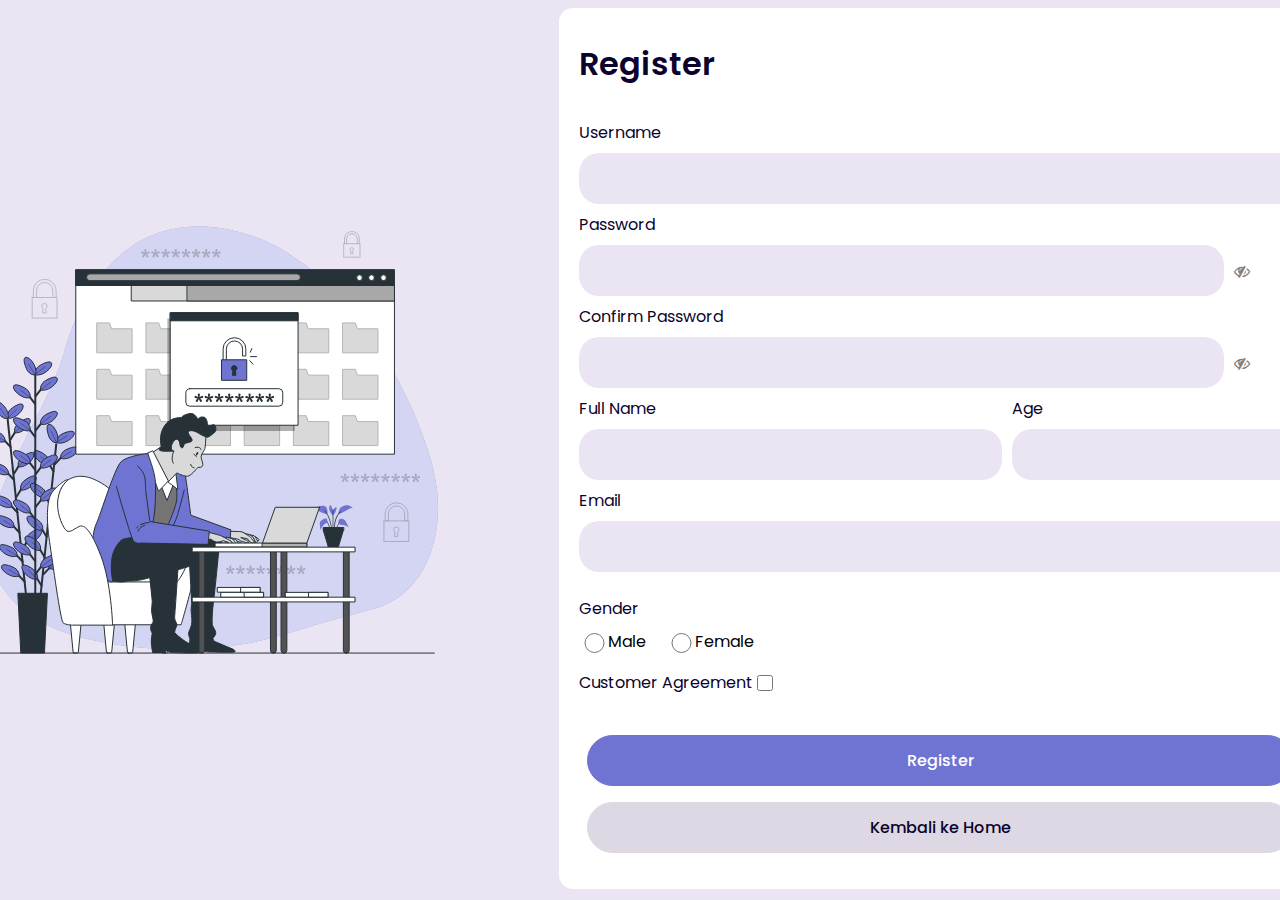
<file: register.html>
<!DOCTYPE html>
<html lang="en">
<head>
    <meta charset="UTF-8">
    <meta http-equiv="X-UA-Compatible" content="IE=edge">
    <meta name="viewport" content="width=device-width, initial-scale=1.0">
    <link rel="stylesheet" href="style.css">
    <link rel="preconnect" href="https://fonts.gstatic.com">
    <link href="https://fonts.googleapis.com/css2?family=Poppins:ital,wght@0,100;0,200;0,300;0,400;0,500;0,600;0,700;0,800;0,900;1,100;1,200;1,300;1,400;1,500;1,600;1,700;1,800;1,900&display=swap" rel="stylesheet">
    <link href='https://unpkg.com/boxicons@2.0.7/css/boxicons.min.css' rel='stylesheet'>
    <link rel="stylesheet" href="https://cdnjs.cloudflare.com/ajax/libs/font-awesome/4.7.0/css/font-awesome.min.css">
    <script src="https://cdnjs.cloudflare.com/ajax/libs/jquery/3.5.1/jquery.min.js"></script>
    <script src="regis.js"></script>
    <title>Store Del Luna | Register</title>
</head>
<body class="bg-body-register">
        <div class="register-container">
            
            <img class="img-register" src="assets/register.svg" alt="illustration">
            <div class="form-container">
                <p class="h2">Register</p>
                <form class="form" action="#" id="form" onSubmit="return(validasi());">
                    <div class="form-group">
                        <label class="form-label" for="username">Username</label>
                        <input id="username" name="username" class="form-text" type="text">
                    </div>
                    
                        <div class="form-group">
                            <label class="form-label" for="password">Password</label>
                            <div class="password-input">
                                <input id="password" name="password" class="form-text" type="password">
                                <a href="#" class="fa fa-eye-slash icon eye-icon" id="close-eyes" onclick="show_password()"></a>
                            </div>
                            
                        </div>
                    
                    
                    <div class="form-group">
                        <label class="form-label" for="confirm-password">Confirm Password</label>
                        <div class="password-input">
                            <input id="confirm-password" name="confirm-password" class="form-text" type="password">
                            <a href="#" class="fa fa-eye-slash icon eye-icon" id="close-eyes2" onclick="show_passwordB()"></a>
                        </div>
                        
                    </div>
                    <div class="form-dual">
                        <div class="form-group">
                            <label class="form-label" for="full-name">Full Name</label>
                            <input id="full-name" name="full-name" class="form-text" type="text">
                        </div>
                        <div class="form-group age">
                            <label class="form-label" for="age">Age</label>
                            <input id="age" name="age" class="form-text" type="number">
                        </div>
                    </div>
                    
                    <div class="form-group">
                        <label class="form-label" for="email">Email</label>
                        <input id="email" name="email" class="form-text" type="text">
                    </div>
                    <div class="form-group">
                        <p class="form-label" for="email">Gender</p>
                        <div class="radio-group">
                            <div class="radio">
                                <input type="radio" name="genders" id="genders" ></input>
                                <label for="">Male</label>
                            </div>
                            <div class="radio">
                                <input type="radio" name="genders" id="genders"></input>
                                <label for="">Female</label>
                            </div>
                        </div>
                    </div>
                    <div class="agreement">
                        <label class="form-label" for="customer-agreement">Customer Agreement</label>
                        <input id="customer-agreement" name="customer-agreement" class="form-checkbox" type="checkbox">
                    </div>
                    <div class="form-button">
                        <button id="register-btn" type="submit" class="button-primary register-button">Register</button>
                        <a href="index.html" class="button-secondary register-button">Kembali ke Home</a>
                    </div>
                </form>
            </div>
        </div>
            
</body>
</html>
</file>
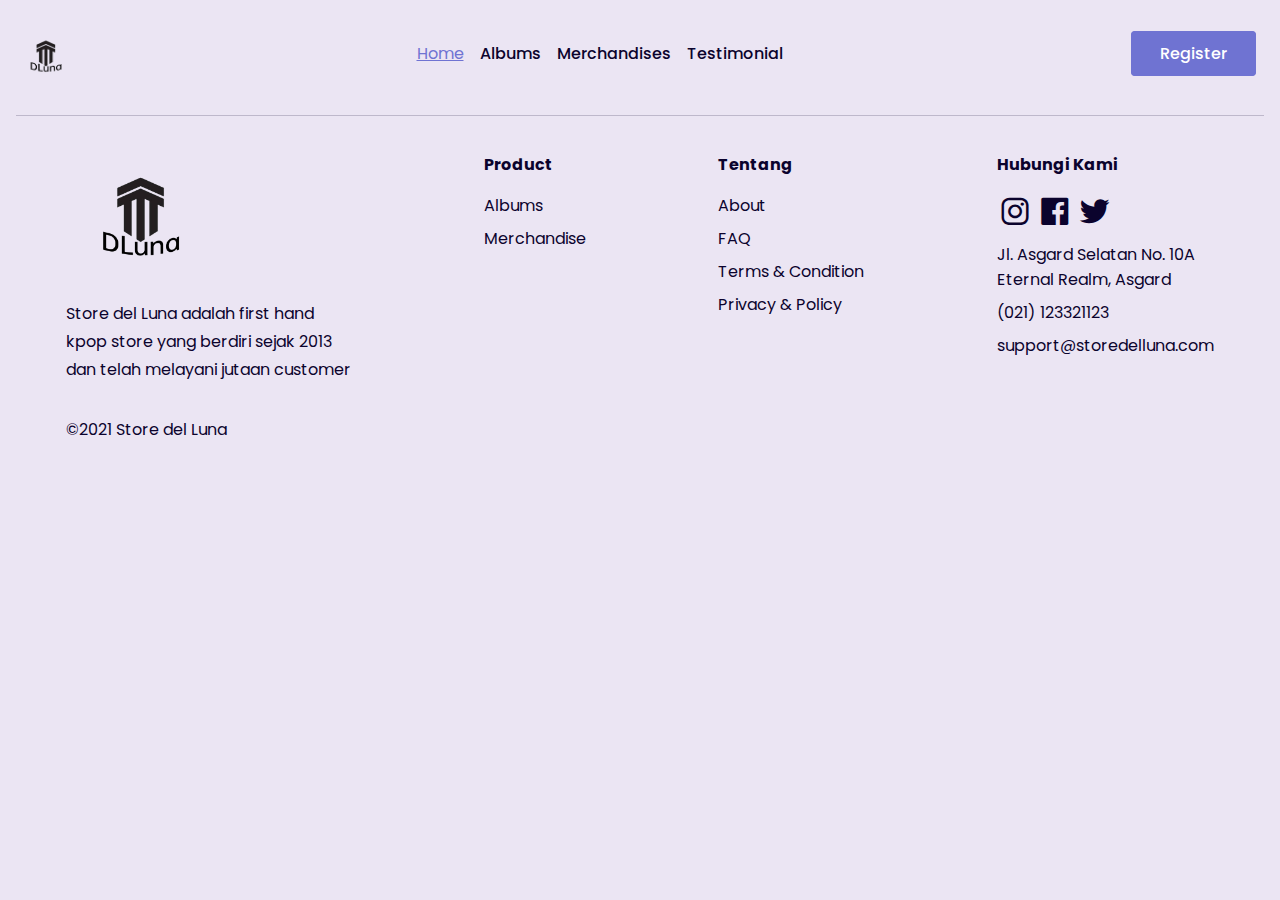
<file: template.html>
<!DOCTYPE html>
<html lang="en">
<head>
    <meta charset="UTF-8">
    <meta http-equiv="X-UA-Compatible" content="IE=edge">
    <meta name="viewport" content="width=device-width, initial-scale=1.0">
    <link rel="stylesheet" href="style.css">
    <link rel="preconnect" href="https://fonts.gstatic.com">
    <link href="https://fonts.googleapis.com/css2?family=Poppins:ital,wght@0,100;0,200;0,300;0,400;0,500;0,600;0,700;0,800;0,900;1,100;1,200;1,300;1,400;1,500;1,600;1,700;1,800;1,900&display=swap" rel="stylesheet">
    <link href='https://unpkg.com/boxicons@2.0.7/css/boxicons.min.css' rel='stylesheet'>
    <script src="https://cdnjs.cloudflare.com/ajax/libs/jquery/3.5.1/jquery.min.js"></script>
    <script src="script.js"></script>
    <title>Store Del Luna | Landing Page</title>
</head>
<body class="bg-body">
    <div class="container mx-auto px-2">
        <!-- responsive navbar -->
        <nav class="nav-responsive mb-4">
            <div class="top-responsive">
                <img class="logo-navresponsive" src="assets/logo.png" alt="">
                <div class="toggle-icon">
                    <a class="toggle-button" href="javascript:void(0);" onclick="navToggle()">
                        <svg width="28" height="18" viewBox="0 0 18 8" fill="none" xmlns="http://www.w3.org/2000/svg">
                            <path fill-rule="evenodd" clip-rule="evenodd" d="M11 1C11 0.447715 10.5523 0 10 0H1C0.447716 0 0 0.447715 0 1C0 1.55228 0.447716 2 1 2H10C10.5523 2 11 1.55228 11 1Z" fill="#6F73D2"/>
                            <path fill-rule="evenodd" clip-rule="evenodd" d="M18 7C18 6.44772 17.5523 6 17 6H1C0.447716 6 0 6.44772 0 7C0 7.55228 0.447716 8 1 8H17C17.5523 8 18 7.55228 18 7Z" fill="#6F73D2"/>
                        </svg>                            
                    </a> 
                </div>
            </div>
            <div id="navResponsive" class="navigation-responsive">
                <a class="px-2 mb-4 nav-link-active" href="#">Home</a>
                <a class="px-2 mb-4 c-primary nav-link" href="albums.html">Albums</a>
                <a class="px-2 mb-4 c-primary nav-link" href="merch.html">Merchandises</a>
                <a class="px-2 mb-4 c-primary nav-link" href="testi.html">Testimonial</a>
                <a href="register.html" class="button-primary responsive-button">Register</a>
            </div>     
        </nav>
        <!-- end of responsive navbar -->
        <nav class="navbar mb-4">
            <img class="logo-navbar" src="assets/logo.png" alt="">
            <div class="navigation">
                <a class="px-2 nav-link-active" href="#">Home</a>
                <a class="px-2 c-primary nav-link" href="albums.html">Albums</a>
                <a class="px-2 c-primary nav-link" href="merch.html">Merchandises</a>
                <a class="px-2 c-primary nav-link" href="testi.html">Testimonial</a>
            </div>
            <div>
                <a href="register.html" class="button-primary">Register</a>
            </div>
        </nav>
        <!-- content -->
        <div class="content mb-4">
           
           
            
        </div>
        <!-- footer -->
        <footer class="footer mb-12">
            <div class="section-footer">
                <img class="logo-footer" src="assets/logo.png" alt="">
                <p class="footer-about">Store del Luna adalah first hand<br> kpop store yang berdiri sejak 2013<br> dan telah melayani jutaan customer</p>
                <p class="footer-about">&copy;2021 Store del Luna</p>
            </div>
            <div class="section-footer">
                <p class="footer-text footer-header">
                    Product
                </p>
                <a href="album.html" class="footer-text footer-link mb-2">Albums</a>
                <a href="merch.html" class="footer-text footer-link mb-2">Merchandise</a>
            </div>
            <div class="section-footer">
                <p class="footer-text footer-header">
                    Tentang
                </p>
                <a href="#" class="footer-text footer-link mb-2">About</a>
                <a href="#" class="footer-text footer-link mb-2">FAQ</a>
                <a href="#" class="footer-text footer-link mb-2">Terms & Condition</a>
                <a href="#" class="footer-text footer-link mb-2">Privacy & Policy</a>
            </div>
            <div class="section-footer">
                <p class="footer-text footer-header">
                    Hubungi Kami
                </p>
                <div class="social-media mb-2">
                    <a href="#"><i class='bx bxl-instagram social-icons' style='color:#0b032d' ></i></a>
                    <a href="#"><i class='bx bxl-facebook-square social-icons' style='color:#0b032d' ></i></a>
                    <a href="#"><i class='bx bxl-twitter social-icons' style='color:#0b032d' ></i></a>
                </div>
                <a class="footer-text mb-2">Jl. Asgard Selatan No. 10A <br> Eternal Realm, Asgard</a>
                <a class="footer-text mb-2">(021) 123321123</a>
                <a class="footer-text mb-2">support@storedelluna.com</a>
            </div>
        </footer>
    </div>
</body>
</html>
</file>
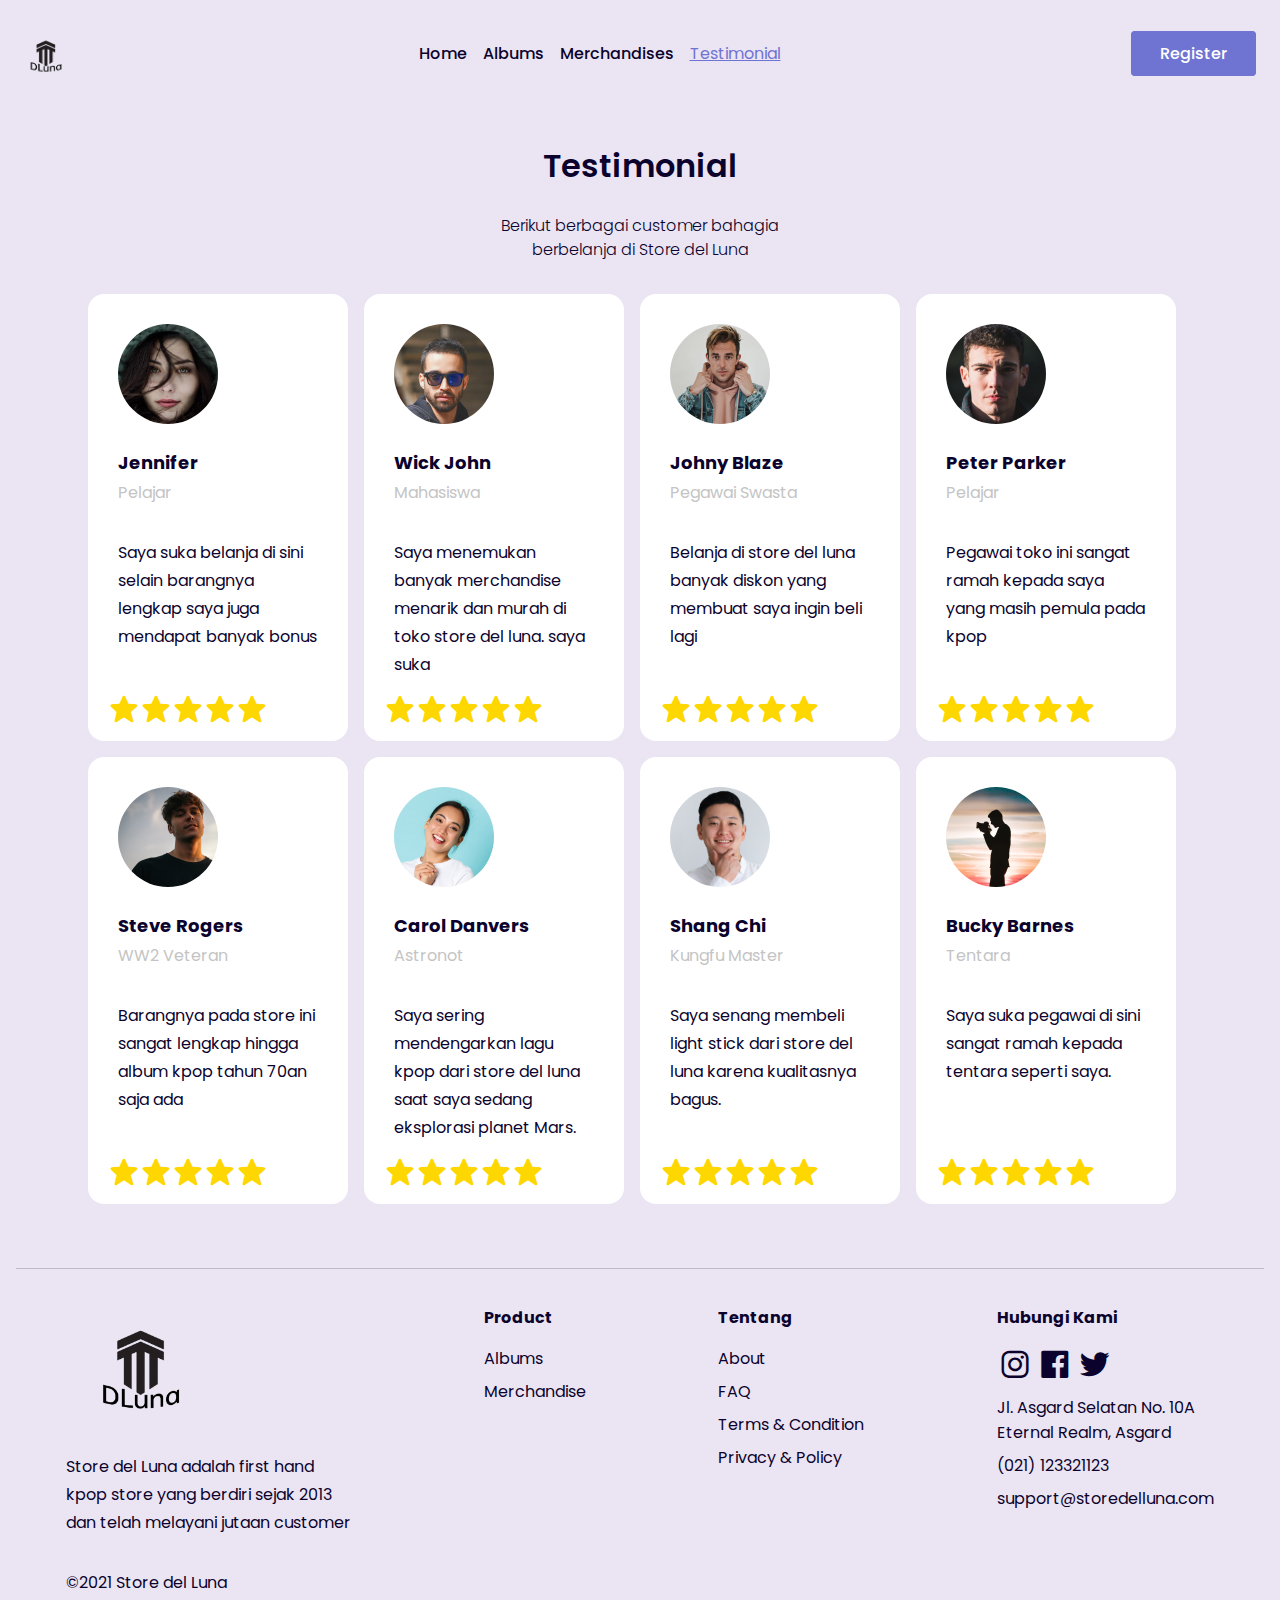
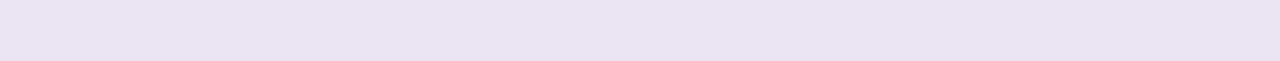
<file: testi.html>
<!DOCTYPE html>
<html lang="en">
<head>
    <meta charset="UTF-8">
    <meta http-equiv="X-UA-Compatible" content="IE=edge">
    <meta name="viewport" content="width=device-width, initial-scale=1.0">
    <link rel="stylesheet" href="style.css">
    <link rel="preconnect" href="https://fonts.gstatic.com">
    <link href="https://fonts.googleapis.com/css2?family=Poppins:ital,wght@0,100;0,200;0,300;0,400;0,500;0,600;0,700;0,800;0,900;1,100;1,200;1,300;1,400;1,500;1,600;1,700;1,800;1,900&display=swap" rel="stylesheet">
    <link href='https://unpkg.com/boxicons@2.0.7/css/boxicons.min.css' rel='stylesheet'>
    <script src="https://cdnjs.cloudflare.com/ajax/libs/jquery/3.5.1/jquery.min.js"></script>
    <script src="script.js"></script>
    <title>Store Del Luna | Testimonial</title>
</head>
<body class="bg-body">
    <div class="container mx-auto px-2">
        <!-- responsive navbar -->
        <nav class="nav-responsive mb-4">
            <div class="top-responsive">
                <img class="logo-navresponsive" src="assets/logo.png" alt="">
                <div class="toggle-icon">
                    <a class="toggle-button" href="javascript:void(0);" onclick="navToggle()">
                        <svg width="28" height="18" viewBox="0 0 18 8" fill="none" xmlns="http://www.w3.org/2000/svg">
                            <path fill-rule="evenodd" clip-rule="evenodd" d="M11 1C11 0.447715 10.5523 0 10 0H1C0.447716 0 0 0.447715 0 1C0 1.55228 0.447716 2 1 2H10C10.5523 2 11 1.55228 11 1Z" fill="#6F73D2"/>
                            <path fill-rule="evenodd" clip-rule="evenodd" d="M18 7C18 6.44772 17.5523 6 17 6H1C0.447716 6 0 6.44772 0 7C0 7.55228 0.447716 8 1 8H17C17.5523 8 18 7.55228 18 7Z" fill="#6F73D2"/>
                        </svg>                            
                    </a> 
                </div>
            </div>
            <div id="navResponsive" class="navigation-responsive">
                <a class="px-2 mb-4 c-primary nav-link" href="index.html">Home</a>
                <a class="px-2 mb-4 c-primary nav-link" href="albums.html">Albums</a>
                <a class="px-2 mb-4 c-primary nav-link" href="merch.html">Merchandises</a>
                <a class="px-2 mb-4 nav-link-active" href="#">Testimonial</a>
                <a href="register.html" class="button-primary responsive-button">Register</a>
            </div>     
        </nav>
        <!-- end of responsive navbar -->
        <nav class="navbar mb-4">
            <img class="logo-navbar" src="assets/logo.png" alt="">
            <div class="navigation">
                <a class="px-2 c-primary nav-link" href="index.html">Home</a>
                <a class="px-2 c-primary nav-link" href="albums.html">Albums</a>
                <a class="px-2 c-primary nav-link" href="merch.html">Merchandises</a>
                <a class="px-2 nav-link-active" href="#">Testimonial</a>
            </div>
            <div>
                <a href="register.html" class="button-primary">Register</a>
            </div>
        </nav>
        <!-- content -->
        <div class="content mb-4">
            <div class="section-second mb-12">
                
                <div class="tagline-section mb-4">
                    <h2 class="h2 mb-2">Testimonial</h2>
                    <p class="subtitle-section">Berikut berbagai customer bahagia<br> berbelanja di Store del Luna</p>
                </div> 
                <div class="benefits">
                    <div class="break">
                        <div class="benefit-item">
                            <div class="">
                                <img src="assets/testimonial/user1.png" class="testi-image" alt="">
                                <p class="testi-title">Jennifer</p>
                                <p class="testi-subtitle">Pelajar</p>  
                            </div>
                            <p class="footer-about user-testi">Saya suka belanja di sini selain barangnya lengkap saya juga mendapat banyak bonus</p>
                            <div class="stars">
                                <i class='star bx bxs-star'></i>
                                <i class='star bx bxs-star'></i>
                                <i class='star bx bxs-star'></i>
                                <i class='star bx bxs-star'></i>
                                <i class='star bx bxs-star'></i>
                            </div>
                        </div>
                        <div class="benefit-item">
                            <div class="">
                                <img src="assets/testimonial/user2.png" class="testi-image" alt="">
                                <p class="testi-title">Wick John</p>
                                <p class="testi-subtitle">Mahasiswa</p> 
                            </div> 
                            <p class="footer-about user-testi">Saya menemukan banyak merchandise menarik dan murah di toko store del luna. saya suka</p>
                            <div class="stars">
                                <i class='star bx bxs-star'></i>
                                <i class='star bx bxs-star'></i>
                                <i class='star bx bxs-star'></i>
                                <i class='star bx bxs-star'></i>
                                <i class='star bx bxs-star'></i>
                            </div>
                        </div>
                    </div>
                    <div class="break">
                        <div class="benefit-item">
                            <div class="">
                                <img src="assets/testimonial/user3.png" class="testi-image" alt="">
                                <p class="testi-title">Johny Blaze</p>
                                <p class="testi-subtitle">Pegawai Swasta</p> 
                            </div>
                            <p class="footer-about user-testi">Belanja di store del luna banyak diskon yang membuat saya ingin beli lagi</p>
                            <div class="stars">
                                <i class='star bx bxs-star'></i>
                                <i class='star bx bxs-star'></i>
                                <i class='star bx bxs-star'></i>
                                <i class='star bx bxs-star'></i>
                                <i class='star bx bxs-star'></i>
                            </div>
                        </div>
                        <div class="benefit-item">
                            <div class="">
                                <img src="assets/testimonial/user4.png" class="testi-image" alt="">
                                <p class="testi-title">Peter Parker</p>
                                <p class="testi-subtitle">Pelajar</p> 
                            </div>
                            <p class="footer-about user-testi">Pegawai toko ini sangat ramah kepada saya yang masih pemula pada kpop</p>
                            <div class="stars">
                                <i class='star bx bxs-star'></i>
                                <i class='star bx bxs-star'></i>
                                <i class='star bx bxs-star'></i>
                                <i class='star bx bxs-star'></i>
                                <i class='star bx bxs-star'></i>
                            </div>
                        </div>
                    </div>
                </div> 
                <div class="benefits">
                    <div class="break">
                        <div class="benefit-item">
                            <div class="">
                                <img src="assets/testimonial/user5.png" class="testi-image" alt="">
                                <p class="testi-title">Steve Rogers</p>
                                <p class="testi-subtitle">WW2 Veteran</p>  
                            </div>
                            <p class="footer-about user-testi">Barangnya pada store ini sangat lengkap hingga album kpop tahun 70an saja ada</p>
                            <div class="stars">
                                <i class='star bx bxs-star'></i>
                                <i class='star bx bxs-star'></i>
                                <i class='star bx bxs-star'></i>
                                <i class='star bx bxs-star'></i>
                                <i class='star bx bxs-star'></i>
                            </div>
                        </div>
                        <div class="benefit-item">
                            <div class="">
                                <img src="assets/testimonial/user6.png" class="testi-image" alt="">
                                <p class="testi-title">Carol Danvers</p>
                                <p class="testi-subtitle">Astronot</p> 
                            </div> 
                            <p class="footer-about user-testi">Saya sering mendengarkan lagu kpop dari store del luna saat saya sedang eksplorasi planet Mars.</p>
                            <div class="stars">
                                <i class='star bx bxs-star'></i>
                                <i class='star bx bxs-star'></i>
                                <i class='star bx bxs-star'></i>
                                <i class='star bx bxs-star'></i>
                                <i class='star bx bxs-star'></i>
                            </div>
                        </div>
                    </div>
                    <div class="break">
                        <div class="benefit-item">
                            <div class="">
                                <img src="assets/testimonial/user7.png" class="testi-image" alt="">
                                <p class="testi-title">Shang Chi</p>
                                <p class="testi-subtitle">Kungfu Master</p> 
                            </div>
                            <p class="footer-about user-testi">Saya senang membeli light stick dari store del luna karena kualitasnya bagus.</p>
                            <div class="stars">
                                <i class='star bx bxs-star'></i>
                                <i class='star bx bxs-star'></i>
                                <i class='star bx bxs-star'></i>
                                <i class='star bx bxs-star'></i>
                                <i class='star bx bxs-star'></i>
                            </div>
                        </div>
                        <div class="benefit-item">
                            <div class="">
                                <img src="assets/testimonial/user8.png" class="testi-image" alt="">
                                <p class="testi-title">Bucky Barnes</p>
                                <p class="testi-subtitle">Tentara</p> 
                            </div>
                            <p class="footer-about user-testi">Saya suka pegawai di sini sangat ramah kepada tentara seperti saya.</p>
                            <div class="stars">
                                <i class='star bx bxs-star'></i>
                                <i class='star bx bxs-star'></i>
                                <i class='star bx bxs-star'></i>
                                <i class='star bx bxs-star'></i>
                                <i class='star bx bxs-star'></i>
                            </div>
                        </div>
                    </div>
                </div> 
                  
            </div>
        </div>
        <!-- footer -->
        <footer class="footer mb-12">
            <div class="section-footer">
                <img class="logo-footer" src="assets/logo.png" alt="">
                <p class="footer-about">Store del Luna adalah first hand<br> kpop store yang berdiri sejak 2013<br> dan telah melayani jutaan customer</p>
                <p class="footer-about">&copy;2021 Store del Luna</p>
            </div>
            <div class="section-footer">
                <p class="footer-text footer-header">
                    Product
                </p>
                <a href="album.html" class="footer-text footer-link mb-2">Albums</a>
                <a href="merch.html" class="footer-text footer-link mb-2">Merchandise</a>
            </div>
            <div class="section-footer">
                <p class="footer-text footer-header">
                    Tentang
                </p>
                <a href="#" class="footer-text footer-link mb-2">About</a>
                <a href="#" class="footer-text footer-link mb-2">FAQ</a>
                <a href="#" class="footer-text footer-link mb-2">Terms & Condition</a>
                <a href="#" class="footer-text footer-link mb-2">Privacy & Policy</a>
            </div>
            <div class="section-footer">
                <p class="footer-text footer-header">
                    Hubungi Kami
                </p>
                <div class="social-media mb-2">
                    <a href="#"><i class='bx bxl-instagram social-icons' style='color:#0b032d' ></i></a>
                    <a href="#"><i class='bx bxl-facebook-square social-icons' style='color:#0b032d' ></i></a>
                    <a href="#"><i class='bx bxl-twitter social-icons' style='color:#0b032d' ></i></a>
                </div>
                <a class="footer-text mb-2">Jl. Asgard Selatan No. 10A <br> Eternal Realm, Asgard</a>
                <a class="footer-text mb-2">(021) 123321123</a>
                <a class="footer-text mb-2">support@storedelluna.com</a>
            </div>
        </footer>
    </div>
</body>
</html>
</file>
<file: style.css>
.bg-body{
    background: #EBE5F3 !important;
    font-family: 'Poppins', sans-serif !important;
}

.bg-body-register{
    background: #EBE5F3 !important;
    font-family: 'Poppins', sans-serif !important;
    display: flex;
    justify-content: center;
    align-items: center;
}

.container{
    max-width: 1440px;
    position: relative;
}

.mb-2{
    margin-bottom: 0.5rem !important;
}

.testi-image{
    width: 100px;
    height: 100px;
    border-radius: 100px;
}

.testi-title{
    font-size: 18px;
    font-weight: 700;
    color: #0B032D;
}

.testi-subtitle{
    font-size: 16px;
    line-height: 28px;
    font-weight: 400;
    color: #c4c4c4;
    margin-top: -15px
}
.user-testi{
    margin-bottom: 2rem;
}
.stars{
    position: absolute;
    bottom: 0;
    margin-left: -10px;
    margin-bottom: 1rem;
    display: flex;
    flex-direction: row;
    justify-content: space-between;
    align-items: center;
}
.star{
    color: gold;
    font-size: 32px;
}

.benefit-image{
    width: 175px;
}

.navigation{
    margin-top: auto !important;
    margin-bottom: auto !important;
    display: flex;
    justify-content: center;
}

.nav-link{
    text-decoration: none;
    font-weight: 500;
}

.subtitle-section{
    font-size: 16px;
    color: #0B032D;
    font-weight: 300;
    line-height: 24px;
    text-align: center;
}

.about{
    display: flex;
    flex-direction: row;
    padding-left: 100px;
    padding-right: 100px;
}

.about-img{
    max-width: 400px;
}
.nav-link-active{
    color: #6F73D2 !important;
    text-decoration: underline !important;
}
.nav-link:hover{
    color: #6F73D2 !important;
}
.nav-link:active{
    text-decoration: underline;
}
.c-primary{
    color: #0B032D !important;
}

.nav-responsive{
    display: none;
}

.album-collection{
    display: flex;
    flex-direction: row;
    justify-content: center;
}

.img-album{
    border-radius: 12px;
    width: 100%;
}

.album-container{
    background: white;
    border-radius: 16px;
    padding-top: 20px;
    padding-bottom: 10px;
    padding-left: 30px;
    padding-right: 30px;
    margin-left: 0.5rem;
    margin-right: 0.5rem;
    margin-bottom: 1rem;
}

.album-header{
    margin-bottom: 1rem;
}

.album-body{
    display: flex;
    flex-direction: row;
    align-items: center;
    justify-content: space-between;
}

.rating-container{
    display: flex;
    flex-direction: row;
    align-items: center;
}

.rating{
    color: #0B032D;
    font-weight: 600;
    font-size: 20px;
    margin-left: 0.5rem;
}

.album-price{
    color: #0B032D;
    font-weight: 400;
    font-size: 22px;
}

.album-footer{
    
    display: flex;
    justify-content: center;
    align-items: center;
    border-top:1px solid rgba(11, 3, 45, 0.2);
}
.album-title{
    font-weight: 700;
    font-size: 24px;
    color: #0B032D;
}

.text-limited{
    font-weight: 500;
    font-size: 16px;
    color: red;
    margin-top: -25px;
}

.album-subtitle{
    font-weight: 500;
    font-size: 16px;
    color: #c4c4c4;
    margin-top: -25px;
}
.cart-button{
    width: 100%;
    border-radius: 100px !important;
    text-align: center;
    margin-top: 1rem;
    margin-bottom: 1rem;
}
.button-primary:hover{
    background-color: #5659A0 !important;
    border: 1px solid #5659A0;
}

.responsive-button{
    text-align: center;
    border-radius: 100px !important;
}

.button-primary{
    background-color: #6F73D2  !important;
    font-weight: 500;
    border: 1px solid #6F73D2 ;
    border-radius: 4px;
    padding: 10px 28px;
    text-decoration: none;
    color: #FFFFFF;
    margin-left: 0.5rem !important;
    margin-right: 0.5rem !important;
}

.button-secondary{
    background-color: #DDD8E4  !important;
    font-weight: 500;
    border: 1px solid #DDD8E4 ;
    border-radius: 4px;
    padding: 10px 28px;
    text-decoration: none;
    color: #0B032D;
    margin-left: 0.5rem !important;
    margin-right: 0.5rem !important;
}

.button-secondary:hover{
    background-color: #c4c4c4 !important;
    border: 1px solid #c4c4c4;
}

.my-auto{
    margin-top: auto !important;
    margin-bottom: auto !important;
}

.hero-image{
    width: 500px;
    height: 500px;
}

.mb-4{
    margin-bottom: 1rem !important;
}

.navbar{
    display: flex !important;
    justify-content: space-between !important;
    align-items: center;
    padding-top: 1rem !important;
    padding-bottom: 1rem !important;
    background-color: #EBE5F3; 
    position: sticky; 
    top: 0;
    z-index: 20;

}

.logo-navbar{
    width: 60px;
    height: auto
}

.logo-navresponsive{
    width: 50px;
    height: auto;
}

.logo-footer{
    width: 150px;
    height: auto;
}

.px-2{
    padding-left: 0.5rem !important;
    padding-right: 0.5rem !important;
}

.mx-auto{
    margin-left: auto !important;
    margin-right: auto !important;
}

.show-nav{
    display: flex !important;
}

.h1{
    font-size: 46px;
    color: #0B032D;
    font-weight: 700;
}

.h2{
    font-size: 32px;
    color: #0B032D;
    font-weight: 600;
}

.subtitle{
    font-size: 18px;
    color: #0B032D;
    line-height: 32px;
   
}

.mb-12{
    margin-bottom: 3rem !important;
}

.hero-button-group{
    display: flex;
    align-items: center;
    margin-top: 50px;
    margin-left: -5px !important;
}
.hero-button {
    border-radius:100px;
    margin-right: 10px
}

.section-first{
    padding-left: 150px;
    padding-right: 150px;
    display: flex;
    flex-direction: row;
    justify-content: space-between;
}

.section-second{
    display: flex;
    flex-direction: column;
    align-items: center;
}

.h3{
    font-size: 22px;
    font-weight: 700;
    color: #0B032D;
}

.benefits{
    display: flex;
    flex-direction: row;
    justify-content: space-between;
    
}

.product-slider{
    width: 60%;
    overflow: hidden;
    border-radius: 16px !important;
    position: relative;
}

.image-container{
    display: flex;
    width: 100%;
    height: auto;
    transition: all 1s;
    
}

.slider-tag{
    position: absolute;
    background-color: #6F73D2;
    font-weight: 500;
    color: white;
    padding: 10px 24px;
    border-radius: 0 0 18px 0;
    z-index: 10;
}

#prevButton{
    position: absolute;
    top: 45%;
    z-index: 10;
    left: 5%;
    font-size: 42px;
    color: white;
    opacity: 0.7;
    cursor: pointer;
}

#nextButton{
    position: absolute;
    top: 45%;
    z-index: 10;
    right: 5%;
    font-size: 42px;
    color: white;
    opacity: 0.7;
    cursor: pointer;
}

.image-slider{
    width: 100%;
    height: auto;
}

.benefit-item{
    display: flex;
    flex-direction: column;
    background-color: white;
    border: none;
    border-radius: 16px;
    padding: 30px;
    margin-right: 1rem;
    max-width: 200px;
    margin-bottom: 1rem;
    position: relative;
}

.tagline-section{
    display: flex;
    flex-direction: column;
    align-items: center;
    text-align: center;
}

.section-third{
    display: flex;
    flex-direction: column;
    align-items: center;
}

.footer{
    border-top: 1px solid rgba(11, 3, 45, 0.2);
    padding-top: 20px;
    padding-left: 50px;
    padding-right: 50px;
    display: flex;
    flex-direction: row;
    justify-content: space-between;
}

.section-footer{
    display: flex;
    flex-direction: column;
    
}

.footer-about{
    font-size: 16px;
    line-height: 28px;
    font-weight: 400;
    color: #0B032D;
}

.footer-header{
    font-weight: 700 !important;
}

.footer-link{
    text-decoration: none;
}

.form-container{
    background: white;
    width: 100%;
    border-radius: 14px;
    margin-left: 100px;
    padding-left: 20px;
    padding-right: 20px;
    padding-bottom: 20px;
}

.form{
    height: auto;
}

.form-text, select{
    font-family: 'Poppins', sans-serif !important;
    background-color:#EBE5F3;
    padding: 13px 20px;
    border: none;
    border-radius: 20px;
    font-size: 16px;
}

.form-text:focus{
    outline: none !important;
    border-radius: 20px;
    box-shadow: 0 0 10px #6F73D2;
}

.form-group{
    display: flex;
    flex-direction: column;
    width: 100%;
    margin-bottom: 0.5rem;
}

.form-label{
    margin-bottom: 0.5rem;
    color: #0B032D;
    font-size: 16px;
    font-weight: 400;
}

.agreement{
    margin-top: 1rem;
    display: flex;
    flex-direction: row;
    align-items: center;
}

input[type=checkbox] {
    border: 0px;
    width: 1rem;
    height: 1rem;
    margin-bottom: 10px;
}

input[type=radio] {
    border: 0px;
    width: 1.3rem;
    height: 1.3rem;
    
}
.radio{
    margin-right: 20px;
    display: flex;
    flex-direction: row;
    align-items: center;
}
.form-dual{
    display: flex;
    flex-direction: row;
    justify-content: space-evenly;
}

.age{
    width: 40%;
    margin-left: 10px;
}
.register-button{
    text-align: center;
    margin-bottom: 1rem;
    border-radius:100px;
    margin-right: 10px;
    padding: 12px 28px;
}

#register-btn{
    font-family: 'Poppins', sans-serif !important;
    font-weight: 500;
    color: white;
    font-size: 16px;
    
}

.form-button{
    display: flex;
    flex-direction: column;
    margin-top: 2rem;
    
}

.register-container{
    display: flex;
    flex-direction: row;
    max-width: 1440px;
    justify-content: space-evenly;
}

.img-register{
    width: 500px;
    height: auto;
}

.password-input{
    display: flex;
    flex-direction: row;
    align-items: center;
}
.radio-group{
    display: flex;
    flex-direction: row;
    align-items: center;
}
.eye-icon{
    text-decoration: none;
    color: gray;
    width: 10%;
    margin-left: 10px !important;
}
#password{
    width: 90%;
}
#confirm-password{
    width: 90%;
}
.break{
    display: contents;
}

.footer-link:hover{
    color: #6F73D2 !important;
}

.social-icons{
    font-size: 36px;
}
.social-icons:hover{
    color: #6F73D2 !important;
}
.footer-text{
    font-size: 16px;
    font-weight: 400;
    color: #0B032D;
}

@media screen and (max-width: 980px) {
    .register-container{
        flex-direction: column;
        align-items: center;
    }
    .form-container{
        margin: 0
    }
    .img-register{
        display: none;
    }
    .section-first{
        flex-direction: column;
        padding-left: 10px;
        padding-right: 10px;
        align-items: center;
    }
    .hero-image{
        display: none;
    }
    .break{
        display: flex;
        flex-direction: column;
    }
    .about{
        flex-direction: column;
        padding-left: 10px;
        padding-right: 10px;
        align-items: center;
    }
    .product-slider{
        width: 70%;
    }
}

@media only screen and (max-width: 800px) {
    .logo-navbar{
        display: none !important;
    }
    .footer{
        flex-direction: column;
        padding-left: 10px;
        padding-right: 10px;
    }
    .product-slider{
        width: 80%;
    }
}

@media only screen and (max-width: 600px){
    .product-slider{
        width: 100%;
    }
    .navbar{
        display: none !important;
    }
    .album-collection{
        flex-direction: column;
    }
    .benefits{
        flex-direction: column;
        align-items: center;
    }
    .toggle-button{
        border: 2px solid #6F73D2;
        border-radius: 4px;
        padding: 5px;
    }
    .nav-responsive {
        display: flex;
        flex-direction: column;
        padding-top: 1rem;
        padding-bottom: 1rem;
        position:sticky;
        top: 0;
        background: #EBE5F3;
        z-index: 20;
    }
    
    .hero-button{
        margin-bottom: 1rem !important;
        width: 90%;
        text-align: center;
    }
    .hero-button-group{
        flex-direction: column;
        width: 100%;
    }

    .form-dual{
        display: contents;
    }
    .age{
        width: 100%;
        margin-left: 0
    }
    .top-responsive{
        display: flex;
        justify-content: space-between;
        margin-bottom: 1rem;
        align-items: center;
        
    }

    .navigation-responsive{
        display: none;
        flex-direction: column;
        justify-content: center;
        margin-top: 0.5rem;
        
    }
}
</file>
